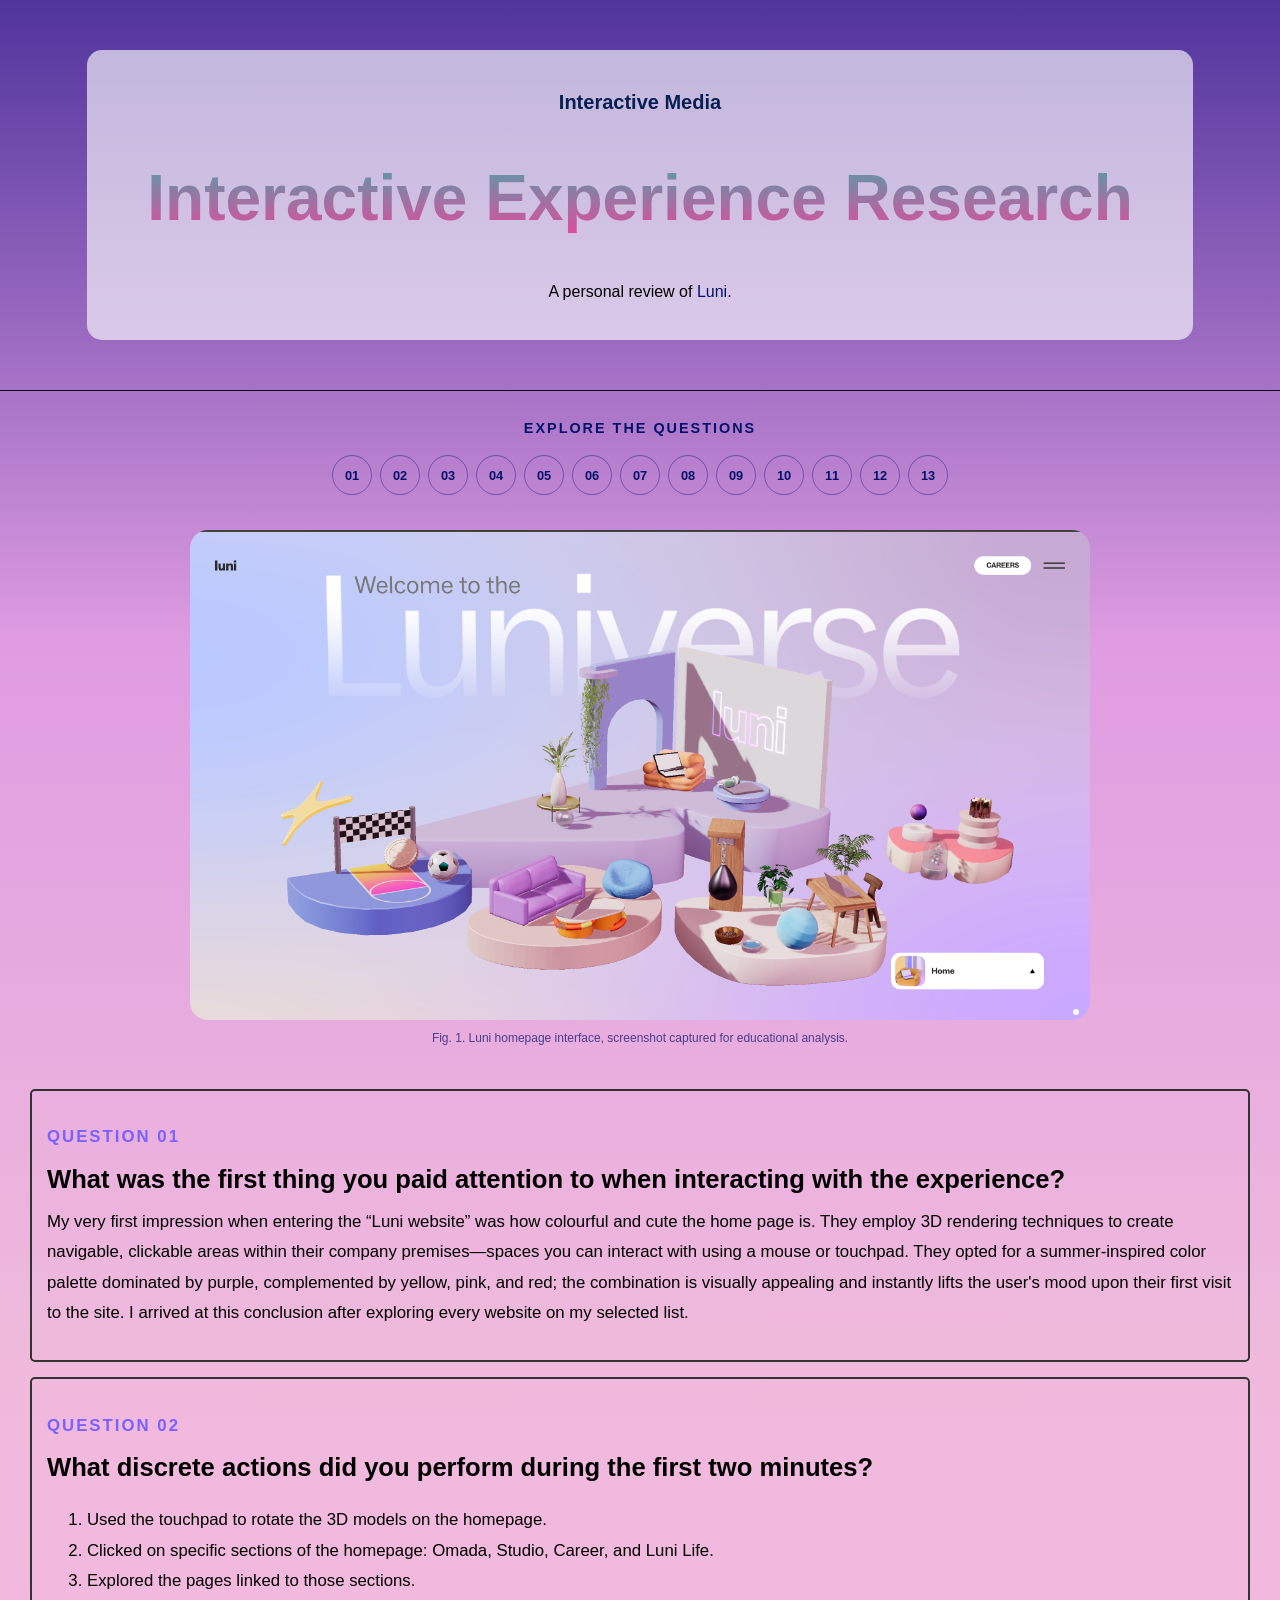
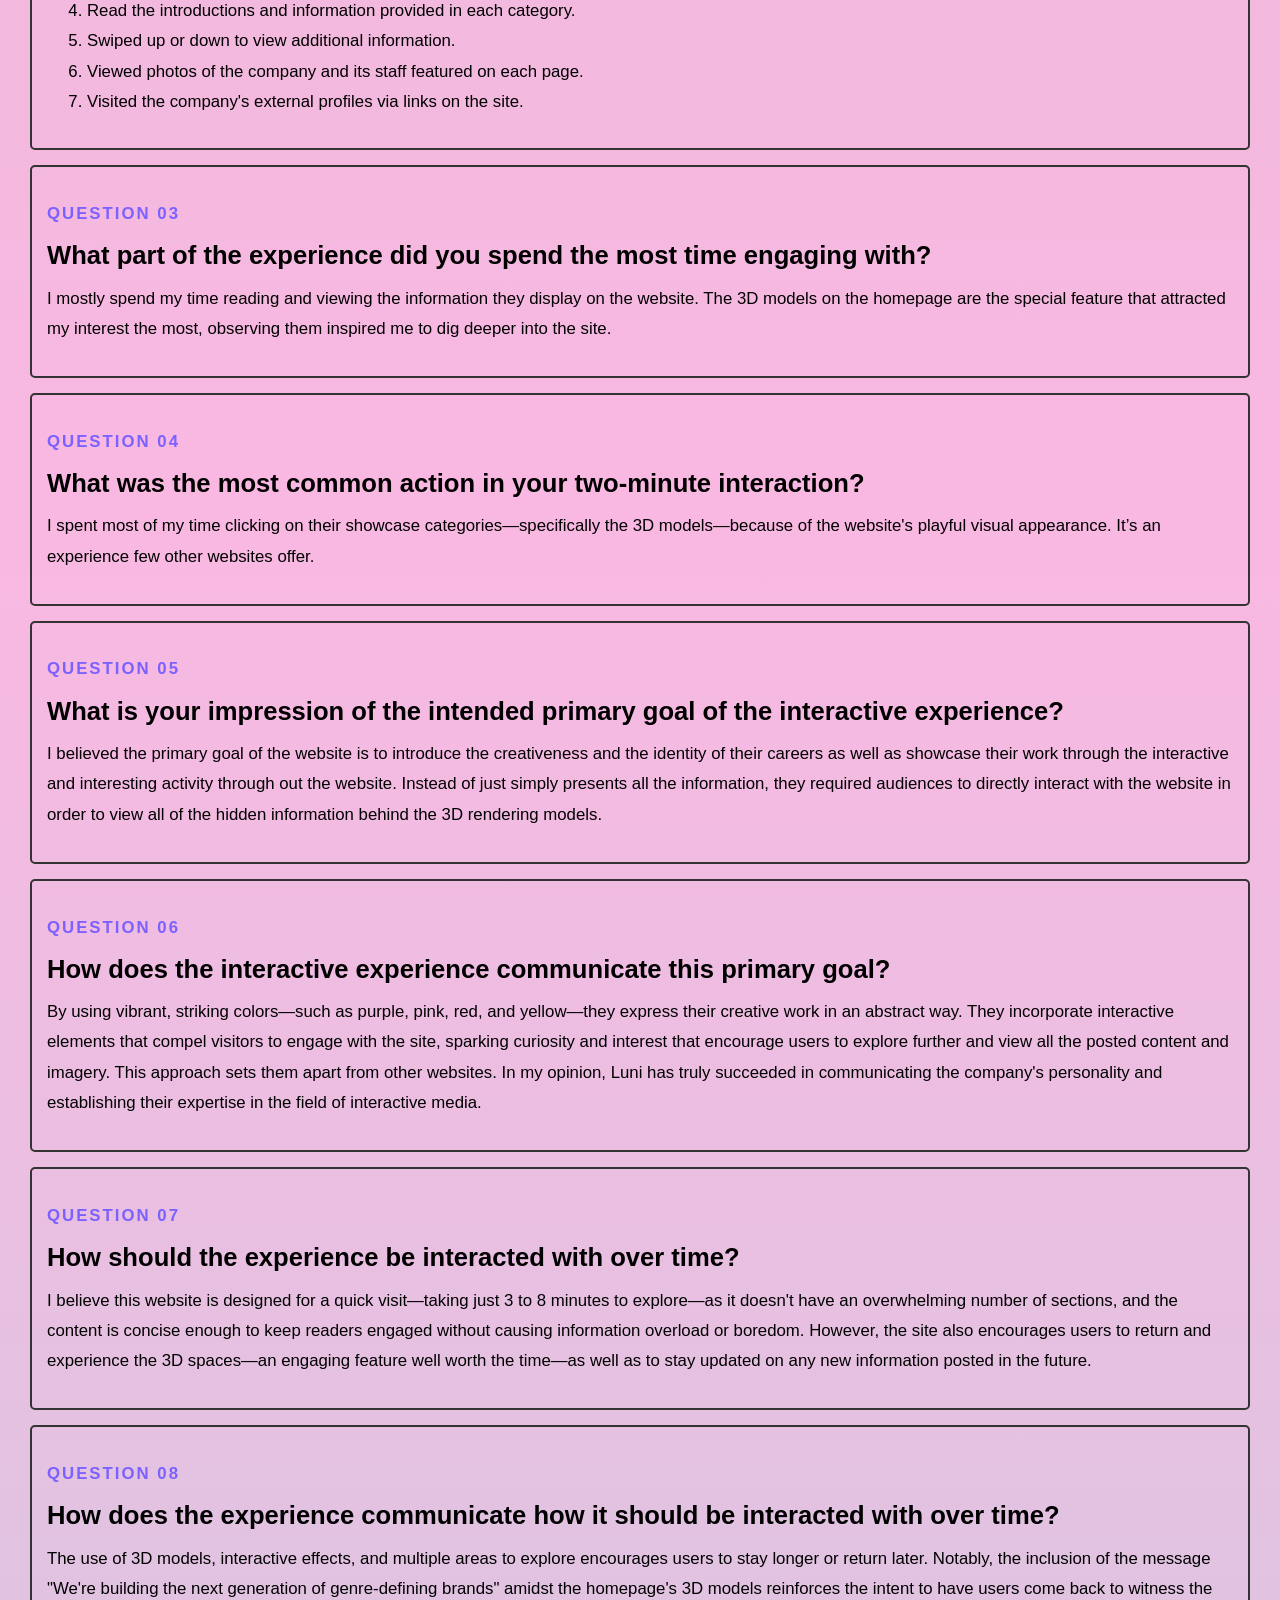
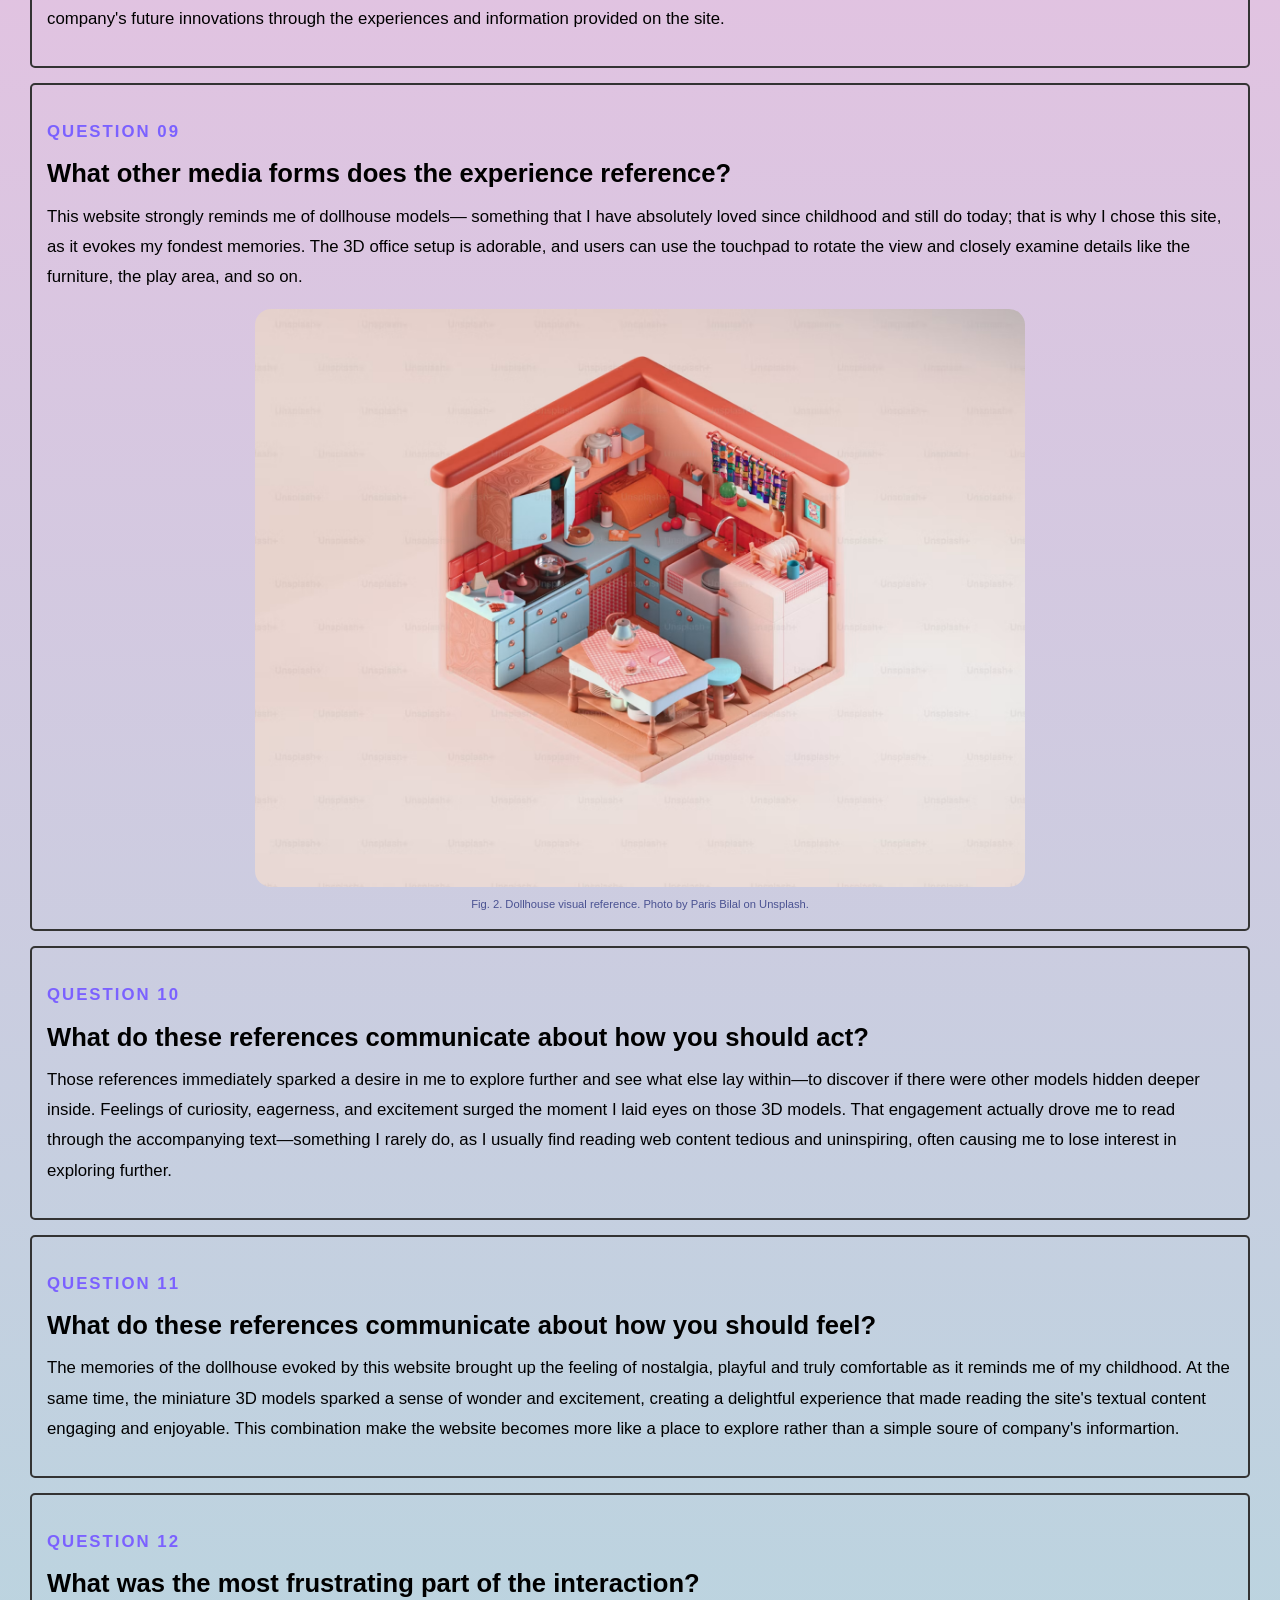
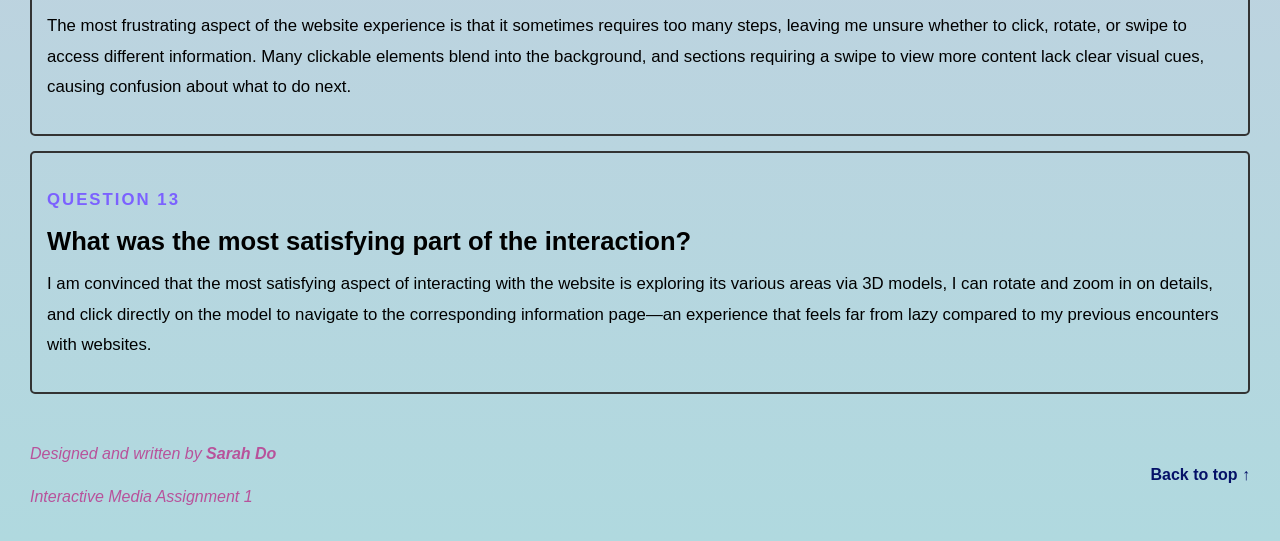
<file: Assessment_1/index.html>
<!DOCTYPE html>
<html lang="en">

<head>
    <meta charset="UTF-8">
    <meta
        name="viewport"
        content="width=device-width, initial-scale=1.0"
    >
    <title>Interactive Experience Research</title>
    <link rel="icon" href="favicon-16x16.png" type="image/x-icon">
    <link rel="stylesheet" href="style.css?v=3">

</head>

<body id="top">

    <!--
    In the header, I start right away with a large main title clearly stating 
    the name of the project and short titles above and below to quickly introduce 
    the main content of this website as soon as the reader accesses it before 
    starting to look more closely at the responses section below.
    -->

    <header class="site-header">
      <div class="title-box">
        <p class="eyebrow">Interactive Media</p>

        <h1>Interactive Experience Research</h1>

        <p class="introduction">
            A personal review of
            <a href="https://www.luni.app/" target="_blank">Luni</a>.
        </p>
      </div>
    </header>

        <!--
        I imposed the link of Luni website into the introduction paragraph
        so that viewers can click on it to access the website directly.
        -->

    <nav class="question-nav" aria-label="Question navigation">
    <p>Explore the questions</p>
      <div class="question-links">
        <a href="#question-01">01</a>
        <a href="#question-02">02</a>
        <a href="#question-03">03</a>
        <a href="#question-04">04</a>
        <a href="#question-05">05</a>
        <a href="#question-06">06</a>
        <a href="#question-07">07</a>
        <a href="#question-08">08</a>
        <a href="#question-09">09</a>
        <a href="#question-10">10</a>
        <a href="#question-11">11</a>
        <a href="#question-12">12</a>
        <a href="#question-13">13</a>
      </div>
    </nav>
        <!--
        I added a menu of questions right after the header. 
        When you click on a number, it will anchor to that exact question, 
        giving viewers more options to move around the website instead of just 
        depending on manual surfing. I searched on Google to find the best way to create a navigation menu in HTML.
        -->
    <main>
        <figure class="research-image">
          <img
             src="lunihomepage_screenshot.png"
             alt="Screenshot of the Luni website homepage"
         >
          <figcaption>
             Fig. 1. Luni homepage interface, screenshot captured for educational analysis.
          </figcaption>
        </figure>

        <!--
        I added a screenshot of the homepage of the Luni website so that the audience
        can have a more specific view of the topic website I chose for this assessment
        as well as reduce the feeling of heavy eyes when reading too much text. This
        is a photo for the analysis lesson and I also made notes below the photo.
        -->

        <section class="response-card" id="question-01">
            <p class="question-number">Question 01</p>

            <h2>
                What was the first thing you paid attention to when
                interacting with the experience?
            </h2>

            <p>
                My very first impression when entering the “Luni website” was how colourful and cute the home page is. They employ 3D rendering techniques to create navigable, clickable areas within their company premises—spaces you can interact with using a mouse or touchpad. They opted for a summer-inspired color palette dominated by purple, complemented by yellow, pink, and red; the combination is visually appealing and instantly lifts the user's mood upon their first visit to the site. I arrived at this conclusion after exploring every website on my selected list.
            </p>
        </section>

        <section class="response-card" id="question-02">
            <p class="question-number">Question 02</p>

            <h2>
                What discrete actions did you perform during the first
                two minutes?
            </h2>

            <ol class="action-list">
                <li>Used the touchpad to rotate the 3D models on the homepage.</li>
                <li>Clicked on specific sections of the homepage: Omada, Studio, Career, and Luni Life.</li>
                <li>Explored the pages linked to those sections.</li>
                <li>Read the introductions and information provided in each category.</li>
                <li>Swiped up or down to view additional information.</li>
                <li>Viewed photos of the company and its staff featured on each page.</li>
                <li>Visited the company's external profiles via links on the site.</li>
            </ol>
        </section>

        <section class="response-card" id="question-03">
            <p class="question-number">Question 03</p>

            <h2>
                What part of the experience did you spend the most time
                engaging with?
            </h2>

            <p>
                I mostly spend my time reading and viewing the information they display on the website. The 3D models on the homepage are the special feature that attracted my interest the most, observing them inspired me to dig deeper into the site.
            </p>
        </section>

        <section class="response-card" id="question-04">
            <p class="question-number">Question 04</p>

            <h2>
                What was the most common action in your two-minute
                interaction?
            </h2>

            <p>
                I spent most of my time clicking on their showcase categories—specifically the 3D models—because of the website's playful visual appearance. It’s an experience few other websites offer.
            </p>
        </section>

        <section class="response-card" id="question-05">
            <p class="question-number">Question 05</p>

            <h2>
                What is your impression of the intended primary goal of
                the interactive experience?
            </h2>

            <p>
                I believed the primary goal of the website is to introduce the creativeness and the identity of their careers as well as showcase their work through the interactive and interesting activity through out the website. Instead of just simply presents all the information, they required audiences to directly interact with the website in order to view all of the hidden information behind the 3D rendering models.
            </p>
        </section>

        <section class="response-card" id="question-06">
            <p class="question-number">Question 06</p>

            <h2>
                How does the interactive experience communicate this
                primary goal?
            </h2>

            <p>
                By using vibrant, striking colors—such as purple, pink, red, and yellow—they express their creative work in an abstract way. They incorporate interactive elements that compel visitors to engage with the site, sparking curiosity and interest that encourage users to explore further and view all the posted content and imagery. This approach sets them apart from other websites. In my opinion, Luni has truly succeeded in communicating the company's personality and establishing their expertise in the field of interactive media.
            </p>
        </section>

        <section class="response-card" id="question-07">
            <p class="question-number">Question 07</p>

            <h2>
                How should the experience be interacted with over time?
            </h2>

            <p>
                I believe this website is designed for a quick visit—taking just 3 to 8 minutes to explore—as it doesn't have an overwhelming number of sections, and the content is concise enough to keep readers engaged without causing information overload or boredom. However, the site also encourages users to return and experience the 3D spaces—an engaging feature well worth the time—as well as to stay updated on any new information posted in the future.
            </p>
        </section>

        <section class="response-card" id="question-08">
            <p class="question-number">Question 08</p>

            <h2>
                How does the experience communicate how it should be
                interacted with over time?
            </h2>

            <p>
                The use of 3D models, interactive effects, and multiple areas to explore encourages users to stay longer or return later. Notably, the inclusion of the message "We're building the next generation of genre-defining brands" amidst the homepage's 3D models reinforces the intent to have users come back to witness the company's future innovations through the experiences and information provided on the site.
            </p>
        </section>

        <section class="response-card" id="question-09">
            <div class="response-text">
              <p class="question-number">Question 09</p>

              <h2>
                 What other media forms does the experience reference?
              </h2>

              <p>
                 This website strongly reminds me of dollhouse models— something that I have absolutely loved since childhood and still do today; that is why I chose this site, as it evokes my fondest memories. The 3D office setup is adorable, and users can use the touchpad to rotate the view and closely examine details like the furniture, the play area, and so on.
              </p>
            </div>

            <figure class="reference-image">
              <img
                 src="dollhouse_upsplash.png"
                 alt="A miniature dollhouse interior"
              >
              <figcaption>
                 Fig. 2. Dollhouse visual reference. Photo by Paris Bilal on Unsplash.
              </figcaption>
            </figure>
        </section>

        <!--
        Question number 9 has an image added (source taken from https://unsplash.com/photos/a-tiny-cozy-isometric-kitchen-with-furniture-i68tiNnsPAE 
        with free using license) because my answer mentioned dollhouse. I attach images and notes right in the 
        hover of that sentence so viewers can compare my answer with specific image examples.
        -->

        <section class="response-card" id="question-10">
            <p class="question-number">Question 10</p>

            <h2>
                What do these references communicate about how you
                should act?
            </h2>

            <p>
                Those references immediately sparked a desire in me to explore further and see what else lay within—to discover if there were other models hidden deeper inside. Feelings of curiosity, eagerness, and excitement surged the moment I laid eyes on those 3D models. That engagement actually drove me to read through the accompanying text—something I rarely do, as I usually find reading web content tedious and uninspiring, often causing me to lose interest in exploring further.
            </p>
        </section>

        <section class="response-card" id="question-11">
            <p class="question-number">Question 11</p>

            <h2>
                What do these references communicate about how you
                should feel?
            </h2>

            <p>
                The memories of the dollhouse evoked by this website brought up the feeling of nostalgia, playful and truly comfortable as it reminds me of my childhood. At the same time, the miniature 3D models sparked a sense of wonder and excitement, creating a delightful experience that made reading the site's textual content engaging and enjoyable. This combination make the website becomes more like a place to explore rather than a simple soure of company's informartion.
            </p>
        </section>

        <section class="response-card" id="question-12">
            <p class="question-number">Question 12</p>

            <h2>
                What was the most frustrating part of the interaction?
            </h2>

            <p>
                The most frustrating aspect of the website experience is that it sometimes requires too many steps, leaving me unsure whether to click, rotate, or swipe to access different information. Many clickable elements blend into the background, and sections requiring a swipe to view more content lack clear visual cues, causing confusion about what to do next.
            </p>
        </section>

        <section class="response-card" id="question-13">
            <p class="question-number">Question 13</p>

            <h2>
                What was the most satisfying part of the interaction?
            </h2>

            <p>
                I am convinced that the most satisfying aspect of interacting with the website is exploring its various areas via 3D models, I can rotate and zoom in on details, and click directly on the model to navigate to the corresponding information page—an experience that feels far from lazy compared to my previous encounters with websites.
            </p>
        </section>

    </main>

    <!--
    The footer section here provides the name of the designer as well as the 
    name of the assignment that I research. It helps keep the ending on the page 
    from being dry. Previously, I considered adding a link to Instagram or email
    in the footer, but realized that it would turn this website into more of a personal 
    blog instead of a research article, so I abandoned that idea. This decision helps the 
    website look more academic.
    -->

    <footer class="site-footer">
       <div class="footer-info">
        <p>Designed and written by <strong>Sarah Do</strong></p>
        <p>Interactive Media Assignment 1</p>
       </div>

        <a class="back-to-top" href="#top">Back to top ↑</a>
    </footer>

</body>

<div class="falling-decor" aria-hidden="true">
    <span>🪑</span>
    <span>✦</span>
    <span>🪴</span>
    <span>💻</span>
    <span>☕</span>
    <span>✧</span>
    <span>🛋️</span>
    <span>🎮</span>
    <span>📚</span>
    <span>💡</span>
    <span>✦</span>
    <span>🧸</span>
    <span>🎧</span>
</div>

    <!--
    Devlopment acknowledgment: throughout the process I mainly used Google Search to 
    find and troubleshoot the HTML and CSS code. Beside that, Chat Gpt was also involved 
    in helping me understood the HTML-CSS techniques. Those resources were adapted to my own 
    needs in order to create this website with my own ideas and design.
    -->

</html>
</file>
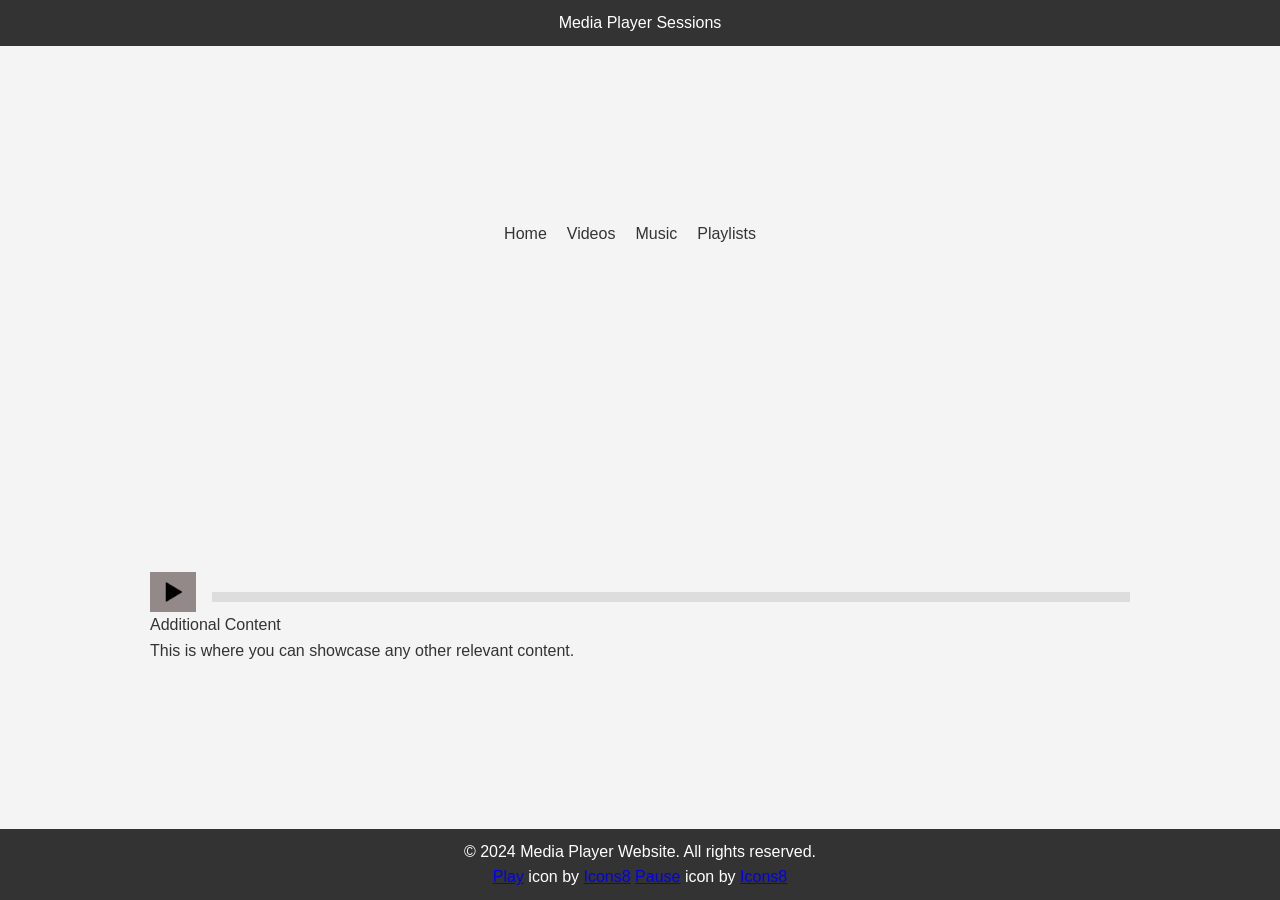
<file: Assessment_2/index.html>
<!DOCTYPE html>
<!-- saved from url=(0045)https://rohitashokkhot.github.io/mediaplayer/ -->
<html lang="en"><head><meta http-equiv="Content-Type" content="text/html; charset=UTF-8">
    
    <meta name="viewport" content="width=device-width, initial-scale=1.0">
    <title>Document</title>
    <!-- add the font family of your choice -->
    <link rel="stylesheet" href="reset.css">
    <link rel="stylesheet" href="style.css">
    <script src="script.js" defer></script>
  </head>
  <body>
    <!-- Header Section -->
    <header>
      <h1>Media Player Sessions</h1>
    </header>

    <!-- Navigation Section -->
    <nav>
      <ul>
        <li><a href="https://rohitashokkhot.github.io/mediaplayer/#">Home</a></li>
        <li><a href="https://rohitashokkhot.github.io/mediaplayer/#">Videos</a></li>
        <li><a href="https://rohitashokkhot.github.io/mediaplayer/#">Music</a></li>
        <li><a href="https://rohitashokkhot.github.io/mediaplayer/#">Playlists</a></li>
        <!-- Add or remove navigation items as needed -->
      </ul>
    </nav>

    <!-- Main Content Section -->
    <main class="container">
      <!-- Media Player Section -->
      <div class="media-player">
        <video id="custom-video-player">
          <source src="https://thelongesthumstore.sgp1.cdn.digitaloceanspaces.com/IM-2250/miac.mp4" type="video/mp4">
        </video>
        <div class="custom-controls">
          <button id="play-pause-btn" onclick="togglePlayPause()">
            <img id="play-pause-img" src="./play--v1.png" alt="Play Button" width="24" height="24">
          </button>
          <!-- add the missing buttons or functionality here -->
          <div class="progress-bar">
            <span id="progress-bar-fill"></span>
          </div>
        </div>
      </div>

      <!-- Additional Content Section -->
      <section>
        <h2>Additional Content</h2>
        <p>This is where you can showcase any other relevant content.</p>
        <!-- Add more content as needed -->
      </section>
    </main>

    <!-- Footer Section -->
    <footer>
      <p>© 2024 Media Player Website. All rights reserved.</p>
      <a href="https://icons8.com/icon/59862/play">Play</a> icon by
      <a href="https://icons8.com/">Icons8</a>
      <a href="https://icons8.com/icon/61012/pause">Pause</a> icon by
      <a href="https://icons8.com/">Icons8</a>
    </footer>
  

</body></html>
</file>
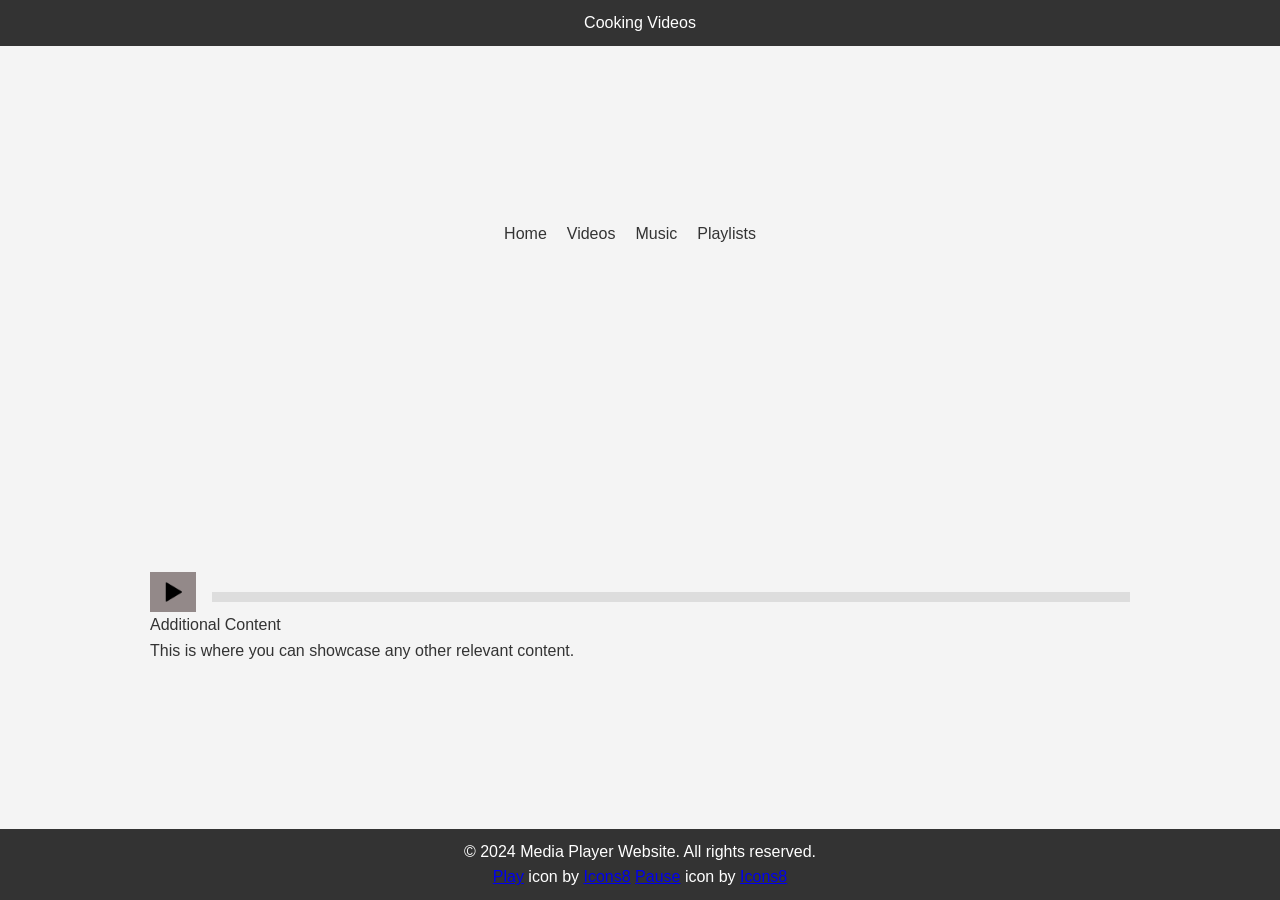
<file: Assessment_2/files/Assessment_2.html>
<!DOCTYPE html>
<!-- saved from url=(0045)https://rohitashokkhot.github.io/mediaplayer/ -->
<html lang="en"><head><meta http-equiv="Content-Type" content="text/html; charset=UTF-8">
    
    <meta name="viewport" content="width=device-width, initial-scale=1.0">
    <title>Document</title>
    <!-- add the font family of your choice -->
    <link rel="stylesheet" href="reset.css">
    <link rel="stylesheet" href="style.css">
    <script src="script.js" defer></script>
  </head>
  <body>
    <!-- Header Section -->
    <header>
      <h1>Cooking Videos</h1>
    </header>

    <!-- Navigation Section -->
    <nav>
      <ul>
        <li><a href="https://rohitashokkhot.github.io/mediaplayer/#">Home</a></li>
        <li><a href="https://rohitashokkhot.github.io/mediaplayer/#">Videos</a></li>
        <li><a href="https://rohitashokkhot.github.io/mediaplayer/#">Music</a></li>
        <li><a href="https://rohitashokkhot.github.io/mediaplayer/#">Playlists</a></li>
        <!-- Add or remove navigation items as needed -->
      </ul>
    </nav>

    <!-- Main Content Section -->
    <main class="container">
      <!-- Media Player Section -->
      <div class="media-player">
        <video id="custom-video-player">
          <source src="https://thelongesthumstore.sgp1.cdn.digitaloceanspaces.com/IM-2250/miac.mp4" type="video/mp4">
        </video>
        <div class="custom-controls">
          <button id="play-pause-btn" onclick="togglePlayPause()">
            <img id="play-pause-img" src="play--v1.png" alt="Play Button" width="24" height="24">
          </button>
          <!-- add the missing buttons or functionality here -->
          <div class="progress-bar">
            <span id="progress-bar-fill"></span>
          </div>
        </div>
      </div>

      <!-- Additional Content Section -->
      <section>
        <h2>Additional Content</h2>
        <p>This is where you can showcase any other relevant content.</p>
        <!-- Add more content as needed -->
      </section>
    </main>

    <!-- Footer Section -->
    <footer>
      <p>© 2024 Media Player Website. All rights reserved.</p>
      <a href="https://icons8.com/icon/59862/play">Play</a> icon by
      <a href="https://icons8.com/">Icons8</a>
      <a href="https://icons8.com/icon/61012/pause">Pause</a> icon by
      <a href="https://icons8.com/">Icons8</a>
    </footer>
  

</body></html>
</file>
<file: Assessment_1/style.css>
.introduction a {
    color: #051168;
    text-decoration: none;
    transition: color 0.2s ease;
}

.eyebrow,
.title-box .introduction {
    margin: 0;
}

.eyebrow {
    color :rgb(8, 31, 82);
    font-weight: bold;
    font-size: 20px;
}

.introduction a:hover {
    color: #7B61FF;
    text-decoration: underline;
    text-underline-offset: 4px;
}
    /*
    For the compact navigation of thirteen questions, I used flexbox layout with wrapping
    to create the buttons centred, by clicking on each number, the page will anchor to the
    corresponding question without scrolling action. 
    */

.question-nav {
    padding: 25px 30px 35px;
    display: flex;
    flex-direction: column;
    align-items: center;
}

.question-nav p {
    margin: 0 0 15px;
    font-size: 0.9rem;
    font-weight: 700;
    letter-spacing: 2px;
    text-transform: uppercase;
    color: #051168;
    text-align: center;
}

.question-links {
    display: flex;
    justify-content: center;
    flex-wrap: wrap;
    gap: 8px;
}

.question-links a {
    display: flex;
    justify-content: center;
    align-items: center;

    width: 38px;
    height: 38px;

    border: 1px solid rgba(5, 17, 104, 0.4);
    border-radius: 50%;

    color: #051168;
    text-decoration: none;
    font-size: 0.8rem;
    font-weight: 600;

    transition:
        transform 0.2s ease,
        background-color 0.2s ease;
}

.question-links a:hover {
    transform: translateY(-3px);
    background-color: rgba(255, 255, 255, 0.55);
}

    /*
    I chose the purple-pink-blue background gradient as inspired by the Luni website's color scheme. This helps
    reflecting the Luni's identity, also creates an interesting visual effect which is soft enough but still 
    highlight the main content of the the website.
    */

body {
    margin: 0;

    background: linear-gradient(
        180deg,
        #50349c 0%,
        #df9ce2 12%,
        #efb9dc 25%,
        #f9b8e2 40%,
        #b0d9df 100%
    );

    font-family: Arial, Helvetica, sans-serif;

    line-height: 1.7;
}

.site-header {
    min-height: auto;
    padding: 50px 20px;
    display: flex;
    flex-direction: column;
    justify-content: center;
    align-items: center;
    text-align: center;
    border-bottom: 1px solid;
}

.title-box {
    background-color: rgba(255, 255, 255, 0.635);
    padding: 35px 60px;
    border-radius: 15px;
    text-align: center;
    display: flex;
    flex-direction: column;
    align-items: center;
    justify-content: center;
    gap: 25px;
}

    /*
    Devlopment acknowledgment: throughout the process I mainly used Google Search to 
    find and troubleshoot the HTML and CSS code. Beside that, Chat Gpt was also involved 
    in helping me understood the HTML-CSS techniques. Those resources were adapted to my own 
    needs in order to create this website with my own ideas and design.
    */

.title-box h1 {
    margin: 0;
    transition: transform 0.4s ease,
                letter-spacing 0.4s ease,
                color 0.4s ease;
}

.title-box h1:hover {
    animation: title-float 1.5s ease-in-out infinite;
}

@keyframes title-float {
    0% {
        transform: translateY(0);
    }

    50% {
        transform: translateY(-6px);
    }

    100% {
        transform: translateY(0);
    }
}

h1 {
    font-family: Arial, Helvetica, sans-serif;
    font-size: clamp(2.5rem, 5vw, 4.5rem);
    background: linear-gradient(
        to top,
        #d94f9d 0%,
        #d94f9d 20%,
        rgb(102, 148, 167) 75%
    );

    -webkit-background-clip: text;
    background-clip: text;
    color: transparent;
}

h2{
    font-family: Arial, Helvetica, sans-serif;
    font-size: clamp(1.4rem, 2vw, 2rem);
}

.question-number{
    font-family: Arial, Helvetica, sans-serif;
    font-size: 0.9rem;
    font-weight: 600;
    letter-spacing: 2px;
    margin-bottom: 3px;
    text-transform: uppercase;
    color: #7B61FF;
}

    /*
    Each response card is placed inside a bordered box with different colour shades when hovering over
    each card, creating a visual hierarchy and making it easier for readers to distinguish between different
    card.
    */

.response-card {
  border: 2px solid #333333; 
  padding: 15px; 
  margin: 15px 30px; 
  border-radius: 5px; 
  transition: transform 0.2s ease, background-color 0.2s ease;
}

.response-card h2 {
    margin-top: 5px;
    margin-bottom: 6px;
}

.response-card h2 + p {
    margin-top: 0;
}

.response-card .question-number {
    transition: letter-spacing 0.25s ease;
}

.response-card:hover .question-number {
    letter-spacing: 4px;
}

.response-card:hover {
    transform: translateY(-3px);
    background-color: rgba(255, 255, 255, 0.4);
}

.response-card p,
.response-card li {
    font-size: 1.05rem;
    line-height: 1.8;
}

footer {
    padding-top: 40px;
    font-style: italic;
    color: #b8529b;
}

.back-to-top {
    color: #051168;
    font-weight: 600;
    text-decoration: none;
    font-style: normal;
}

.back-to-top:hover {
    text-decoration: underline;
    background-color: rgba(255, 132, 200, 0.45);
    padding: 10px 15px;
    border-radius: 15px;
    text-align: center;
}

.site-footer {
    display: flex;
    justify-content: space-between;
    align-items: center;
    padding: 15px 30px;
}

html {
    scroll-behavior: smooth;
}

.research-image {
    max-width: 900px;
    margin: 0 auto 40px;
}

.research-image img {
    display: block;
    width: 100%;
    height: auto;
    border-radius: 18px;
}

.research-image figcaption {
    margin-top: 8px;
    font-size: 0.75rem;
    color: #051168;
    opacity: 0.7;
    text-align: center;
}

.response-card-with-image {
    display: grid;
    grid-template-columns: 1.3fr 0.7fr;
    gap: 30px;
    align-items: center;
}

.reference-image {
    margin: 0;
}

.reference-image img {
    width: 65%;
    height: auto;
    display: block;
    margin: 0 auto;
    border-radius: 16px;
}

.reference-image figcaption {
    margin-top: 8px;
    font-size: 0.7rem;
    color: #051168;
    opacity: 0.65;
    text-align: center;
}

/* The image layout becomes one column on 
smaller screens to maintain readability. */

@media (max-width: 700px) {
    .response-card-with-image {
        grid-template-columns: 1fr;
    }
}

.response-card:nth-child(1):hover  { background: rgba(255, 182, 193, 0.387); }
.response-card:nth-child(2):hover  { background: rgba(255, 204, 188, 0.37); }
.response-card:nth-child(3):hover  { background: rgba(255, 218, 185, 0.451); }
.response-card:nth-child(4):hover  { background: rgba(255, 235, 170, 0.30); }
.response-card:nth-child(5):hover  { background: rgba(193, 225, 193, 0.415); }
.response-card:nth-child(6):hover  { background: rgba(176, 224, 230, 0.30); }
.response-card:nth-child(7):hover  { background: rgba(173, 216, 230, 0.364); }
.response-card:nth-child(8):hover  { background: rgba(180, 200, 255, 0.30); }
.response-card:nth-child(9):hover  { background: rgba(200, 190, 255, 0.30); }
.response-card:nth-child(10):hover { background: rgba(221, 160, 221, 0.30); }
.response-card:nth-child(11):hover { background: rgba(230, 190, 240, 0.30); }
.response-card:nth-child(12):hover { background: rgba(255, 190, 220, 0.407); }
.response-card:nth-child(13):hover { background: rgba(255, 175, 195, 0.30); }

.falling-decor {
    position: fixed;
    inset: 0;
    pointer-events: none;
    overflow: hidden;
    z-index: 0;
}

.falling-decor span {
    position: absolute;
    top: -10%;
    font-size: 35px;
    opacity: 0.45;
    animation: fall 12s linear infinite;
}

.falling-decor span:nth-child(3n) {
    font-size: 35px;
}

.falling-decor span:nth-child(3n + 1) {
    font-size: 35px;
}

.falling-decor span:nth-child(3n + 2) {
    font-size: 35px;
}

/* In the background I added an effect which creates falling elements that related to
the theme of the website and also create a sense of movement. */

.falling-decor span:nth-child(1)  { left: 5%;  animation-delay: 0s; }
.falling-decor span:nth-child(2)  { left: 15%; animation-delay: 2s; }
.falling-decor span:nth-child(3)  { left: 25%; animation-delay: 4s; }
.falling-decor span:nth-child(4)  { left: 35%; animation-delay: 1s; }
.falling-decor span:nth-child(5)  { left: 45%; animation-delay: 5s; }
.falling-decor span:nth-child(6)  { left: 55%; animation-delay: 3s; }
.falling-decor span:nth-child(7)  { left: 65%; animation-delay: 6s; }
.falling-decor span:nth-child(8)  { left: 75%; animation-delay: 2.5s; }
.falling-decor span:nth-child(9)  { left: 85%; animation-delay: 4.5s; }
.falling-decor span:nth-child(10) { left: 95%; animation-delay: 1.5s; }
.falling-decor span:nth-child(11) { left: 12%; animation-delay: 7s; }
.falling-decor span:nth-child(12) { left: 58%; animation-delay: 8s; }
.falling-decor span:nth-child(13) { left: 88%; animation-delay: 9s; }
@keyframes fall {
    0% {
        transform: translateY(-10vh) rotate(0deg);
        opacity: 0;
    }

    10% {
        opacity: 0.45;
    }

    100% {
        transform: translateY(120vh) rotate(360deg);
        opacity: 0;
    }
}

.site-header,
.question-nav,
main,
.site-footer {
    position: relative;
    z-index: 1;
}
</file>
<file: Assessment_2/style.css>
:root {
  --primary-bg-color: #f4f4f4;
  --text-color: #333;
  --main-bg-color: #333;
  --main-text-color: #fff;
  --main-btn-bg-color: #938989;
}

body,
h1,
p,
ul {
  margin: 0;
  padding: 0;
}

body {
  font-family: "Arial", sans-serif;
  background-color: var(--primary-bg-color);
  color: var(--text-color);
  line-height: 1.6;
  display: flex;
  flex-direction: column;
  align-items: center;
  justify-content: space-between;
}

/* Add additional styles as needed */

/* Create a container for the main content */
.container {
  max-width: 1000px;
  width: 100%;
  padding: 10px;
}

/* Header styling */
header {
  background-color: var(--main-bg-color);
  color: var(--main-text-color);
  padding: 10px 0;
  text-align: center;
  width: 100%;
}

/* Navigation styling */
nav {
  margin-top: 20px;
  text-align: center;
}

nav ul {
  list-style: none;
  display: flex;
  justify-content: center;
}

nav ul li {
  margin-right: 20px;
}

nav a {
  text-decoration: none;
  color: var(--text-color);
}

/* Media player styling */
.media-player {
  width: 100%;
  margin: 0 auto;
}

.media-player video {
  max-width: 100%;
}

.custom-controls {
  display: flex;
  justify-content: space-between;
  align-items: center;
  gap: 1rem;
  margin-top: 10px;
  width: 100%;
}

.custom-controls button {
  background-color: var(--main-btn-bg-color);
  color: var(--main-text-color);
  border: none;
  padding: 8px 12px;
  cursor: pointer;
  font-size: 16px;
  display: flex;
  align-items: center;
}

.progress-bar {
  width: 100%;
  height: 10px;
  background-color: #ddd;
  margin-top: 10px;
  overflow: hidden;
}

.progress-bar span {
  display: block;
  height: 100%;
  background-color: var(--main-bg-color);
  width: 0;
  transition: width 0.3s ease;
}

/* Footer styling */
footer {
  background-color: var(--main-bg-color);
  color: var(--main-text-color);
  text-align: center;
  padding: 10px 0;
  width: 100%;
}
</file>
<file: Assessment_2/files/style.css>
:root {
  --primary-bg-color: #f4f4f4;
  --text-color: #333;
  --main-bg-color: #333;
  --main-text-color: #fff;
  --main-btn-bg-color: #938989;
}

body,
h1,
p,
ul {
  margin: 0;
  padding: 0;
}

body {
  font-family: "Arial", sans-serif;
  background-color: var(--primary-bg-color);
  color: var(--text-color);
  line-height: 1.6;
  display: flex;
  flex-direction: column;
  align-items: center;
  justify-content: space-between;
}

/* Add additional styles as needed */

/* Create a container for the main content */
.container {
  max-width: 1000px;
  width: 100%;
  padding: 10px;
}

/* Header styling */
header {
  background-color: var(--main-bg-color);
  color: var(--main-text-color);
  padding: 10px 0;
  text-align: center;
  width: 100%;
}

/* Navigation styling */
nav {
  margin-top: 20px;
  text-align: center;
}

nav ul {
  list-style: none;
  display: flex;
  justify-content: center;
}

nav ul li {
  margin-right: 20px;
}

nav a {
  text-decoration: none;
  color: var(--text-color);
}

/* Media player styling */
.media-player {
  width: 100%;
  margin: 0 auto;
}

.media-player video {
  max-width: 100%;
}

.custom-controls {
  display: flex;
  justify-content: space-between;
  align-items: center;
  gap: 1rem;
  margin-top: 10px;
  width: 100%;
}

.custom-controls button {
  background-color: var(--main-btn-bg-color);
  color: var(--main-text-color);
  border: none;
  padding: 8px 12px;
  cursor: pointer;
  font-size: 16px;
  display: flex;
  align-items: center;
}

.progress-bar {
  width: 100%;
  height: 10px;
  background-color: #ddd;
  margin-top: 10px;
  overflow: hidden;
}

.progress-bar span {
  display: block;
  height: 100%;
  background-color: var(--main-bg-color);
  width: 0;
  transition: width 0.3s ease;
}

/* Footer styling */
footer {
  background-color: var(--main-bg-color);
  color: var(--main-text-color);
  text-align: center;
  padding: 10px 0;
  width: 100%;
}
</file>
